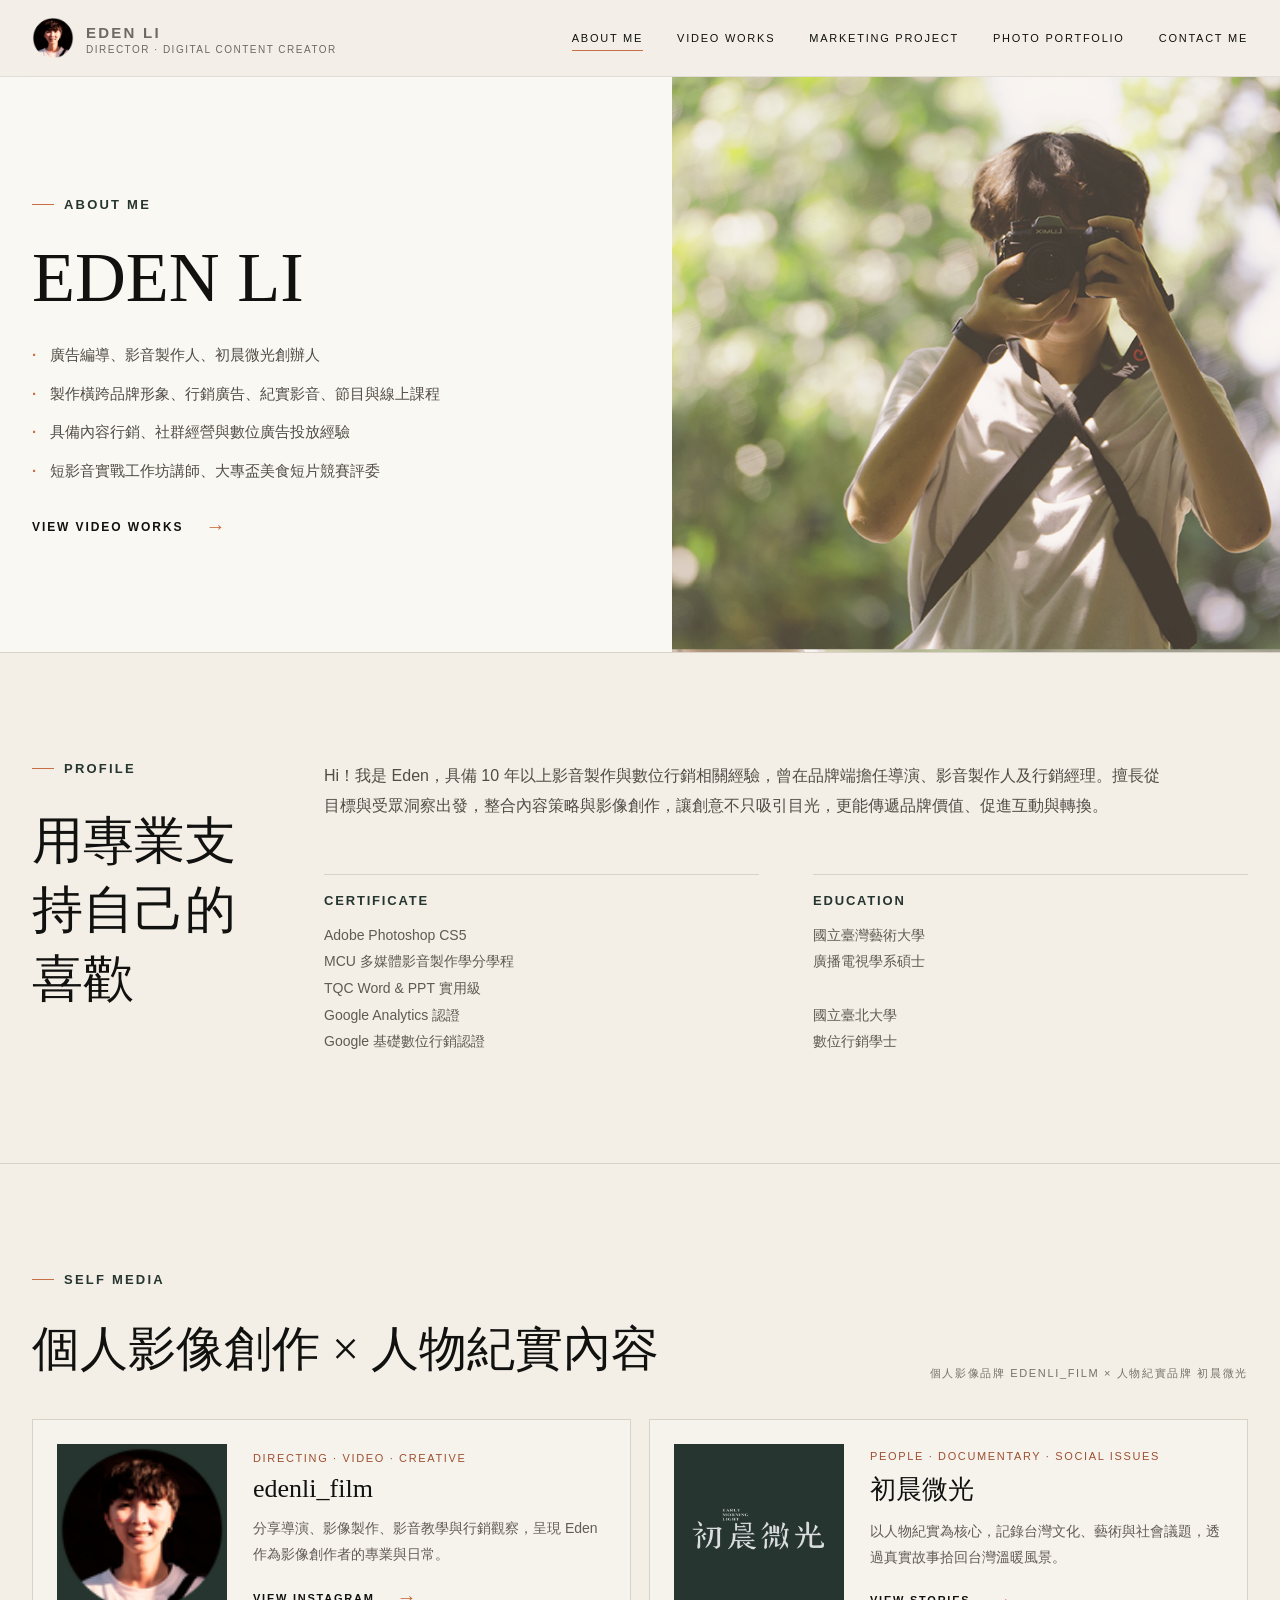
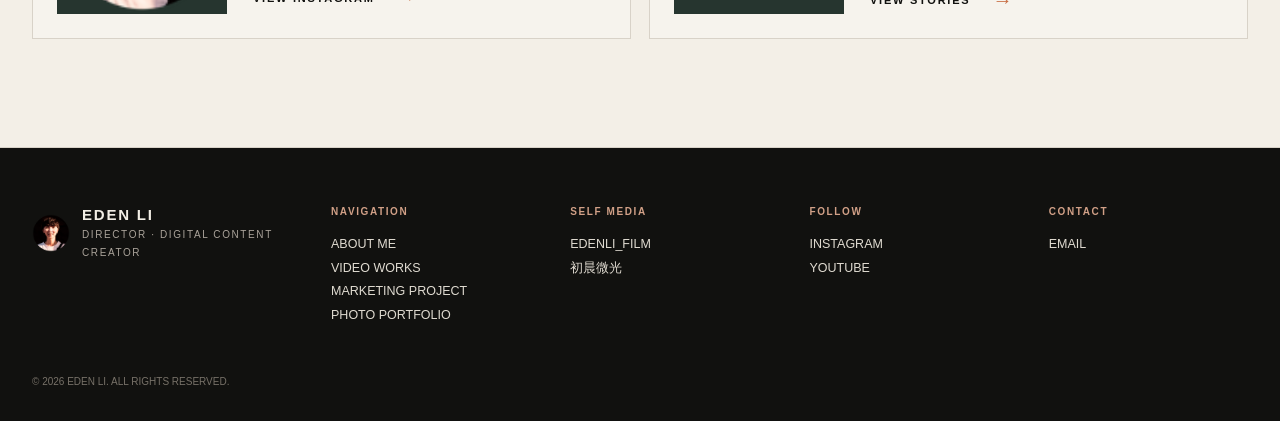
<file: index.html>
<!doctype html>
<html lang="zh-Hant">
<head>
  <meta charset="utf-8">
  <meta name="viewport" content="width=device-width,initial-scale=1">
  <meta name="description" content="Eden Li 個人作品網站｜導演、影音製作與數位行銷。">
  <title>ABOUT ME｜Eden Li</title>
  <link rel="icon" type="image/svg+xml" href="data:image/svg+xml,%3Csvg xmlns='http://www.w3.org/2000/svg' viewBox='0 0 64 64'%3E%3Crect width='64' height='64' rx='12' fill='%2326352f'/%3E%3Cpath d='M17 16h31v8H26v8h18v8H26v8h22v8H17z' fill='%23f3efe7'/%3E%3C/svg%3E">
  <link rel="stylesheet" href="style.css"><script src="menu.js" defer></script>
</head>
<body>
  <nav><div class="wrap nav">
    <a class="personal-brand" href="index.html"><img src="assets/images/profile.png" alt="Eden Li"><span><strong>EDEN LI</strong><span>DIRECTOR · DIGITAL CONTENT CREATOR</span></span></a><button class="mobile-menu-button" type="button" aria-expanded="false" aria-label="開啟導覽選單"><span></span><span></span><span></span></button>
    <div class="links"><a href="index.html" aria-current="page">ABOUT ME</a><a href="works.html">VIDEO WORKS</a><a href="marketing.html">MARKETING PROJECT</a><a href="photo.html">PHOTO PORTFOLIO</a><a href="contact.html">CONTACT ME</a></div>
  </div></nav>
  <main>
    <header class="personal-hero">
      <div class="personal-hero-copy"><div class="section-title">ABOUT ME</div><h1>EDEN LI</h1><ul class="hero-highlights"><li>廣告編導、影音製作人、初晨微光創辦人</li><li>製作橫跨品牌形象、行銷廣告、紀實影音、節目與線上課程</li><li>具備內容行銷、社群經營與數位廣告投放經驗</li><li>短影音實戰工作坊講師、大專盃美食短片競賽評委</li></ul><a class="arrow-link" href="works.html">VIEW VIDEO WORKS</a></div>
      <div class="personal-hero-image" role="img" aria-label="Eden 手持相機拍攝"></div>
    </header>
    <section><div class="wrap content-grid">
      <div><div class="section-title">PROFILE</div><h2>用專業支持自己的喜歡</h2></div>
      <div><p class="lead-copy">Hi！我是 Eden，具備 10 年以上影音製作與數位行銷相關經驗，曾在品牌端擔任導演、影音製作人及行銷經理。擅長從目標與受眾洞察出發，整合內容策略與影像創作，讓創意不只吸引目光，更能傳遞品牌價值、促進互動與轉換。</p>
        <div class="facts">
          <div class="fact"><h3>CERTIFICATE</h3><p>Adobe Photoshop CS5<br>MCU 多媒體影音製作學分學程<br>TQC Word &amp; PPT 實用級<br>Google Analytics 認證<br>Google 基礎數位行銷認證</p></div>
          <div class="fact"><h3>EDUCATION</h3><p>國立臺灣藝術大學<br>廣播電視學系碩士<br><br>國立臺北大學<br>數位行銷學士</p></div>
        </div>
      </div>
    </div></section>
    <section><div class="wrap"><div class="section-title">SELF MEDIA</div><div class="project-heading"><h2>個人影像創作 × 人物紀實內容</h2><small>個人影像品牌 EDENLI_FILM × 人物紀實品牌 初晨微光</small></div><div class="self-media-grid">
      <a class="media-card" href="https://www.instagram.com/edenli_film" target="_blank" rel="noopener"><div class="media-card-visual"><img src="assets/images/profile.png" alt="edenli_film"></div><div><small>DIRECTING · VIDEO · CREATIVE</small><h3>edenli_film</h3><p>分享導演、影像製作、影音教學與行銷觀察，呈現 Eden 作為影像創作者的專業與日常。</p><span class="arrow-link">VIEW INSTAGRAM</span></div></a>
      <a class="media-card" href="https://linktr.ee/earlymorninglight" target="_blank" rel="noopener"><div class="media-card-visual logo"><img src="assets/images/early-morning-light-logo.png" alt="初晨微光"></div><div><small>PEOPLE · DOCUMENTARY · SOCIAL ISSUES</small><h3>初晨微光</h3><p>以人物紀實為核心，記錄台灣文化、藝術與社會議題，透過真實故事拾回台灣溫暖風景。</p><span class="arrow-link">VIEW STORIES</span></div></a>
    </div></div></section>
  </main>
  <footer><div class="wrap"><div class="footer-grid"><div><div class="footer-brand"><img src="assets/images/profile.png" alt="" style="width:38px;height:38px;border-radius:50%;object-fit:cover"><div><strong>EDEN LI</strong><br><span>DIRECTOR · DIGITAL CONTENT CREATOR</span></div></div></div><div class="footer-col"><h4>NAVIGATION</h4><a href="index.html">ABOUT ME</a><a href="works.html">VIDEO WORKS</a><a href="marketing.html">MARKETING</a><a href="photo.html">PHOTO PORTFOLIO</a></div><div class="footer-col"><h4>SELF MEDIA</h4><a href="https://www.instagram.com/edenli_film" target="_blank" rel="noopener">EDENLI_FILM</a><a href="https://linktr.ee/earlymorninglight" target="_blank" rel="noopener">初晨微光</a></div><div class="footer-col"><h4>FOLLOW</h4><a href="https://www.instagram.com/edenli_film" target="_blank" rel="noopener">INSTAGRAM</a><a href="https://www.youtube.com/playlist?list=PL-fV4_aKI3h3n84CEd8CpeJ_PsMr1z1OK" target="_blank" rel="noopener">YOUTUBE</a></div><div class="footer-col"><h4>CONTACT</h4><a href="mailto:edenlistudio@gmail.com">EMAIL</a></div></div><div class="copyright">© 2026 EDEN LI. ALL RIGHTS RESERVED.</div></div></footer>
</body></html>
</file>
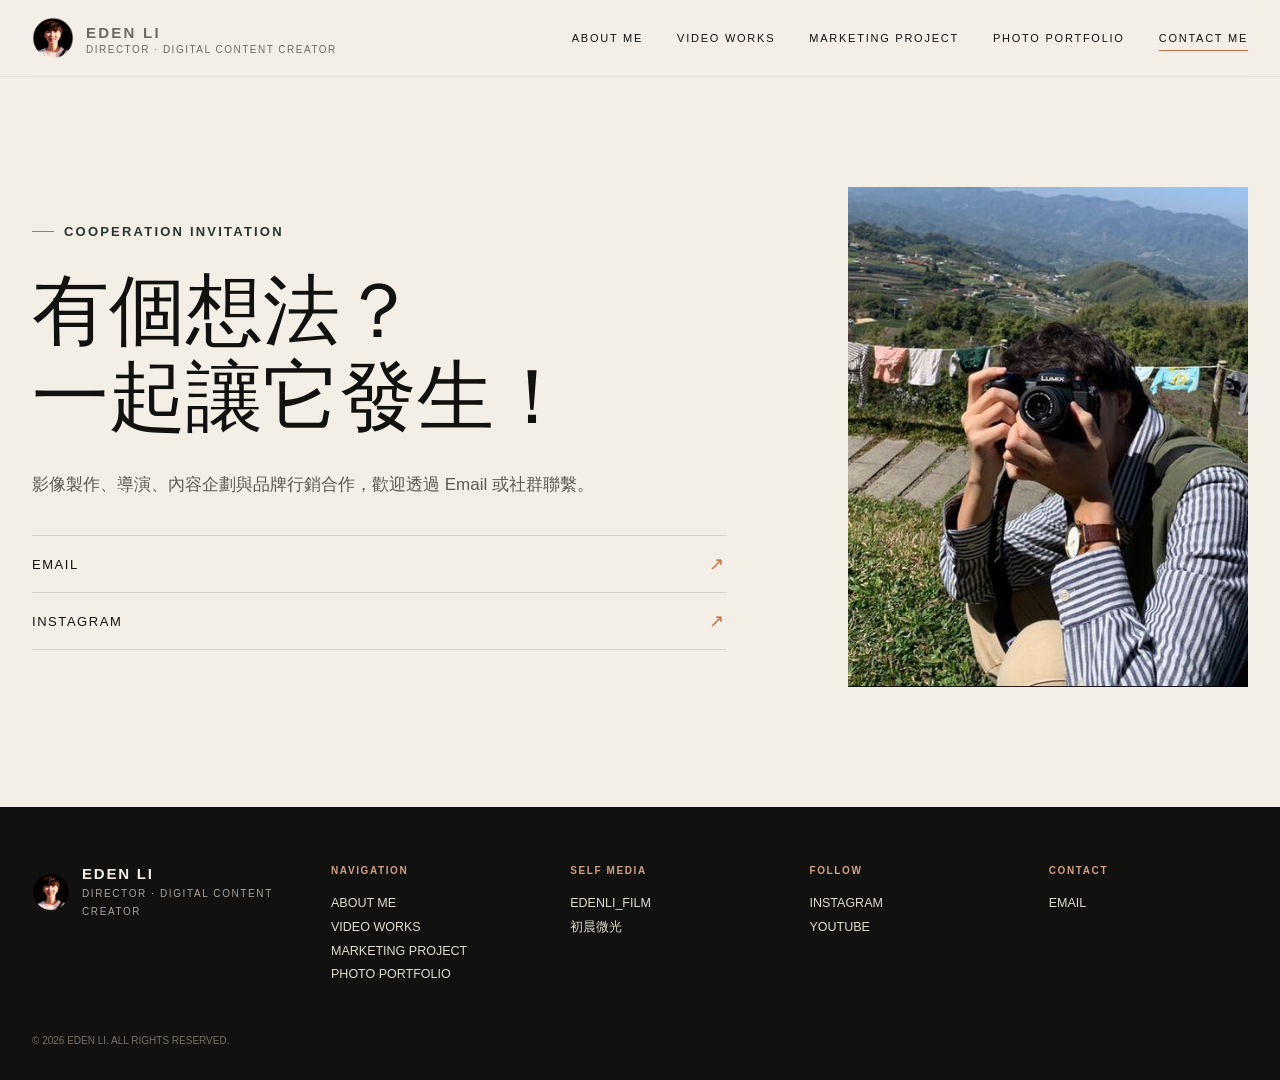
<file: contact.html>
<!doctype html><html lang="zh-Hant"><head><meta charset="utf-8"><meta name="viewport" content="width=device-width,initial-scale=1"><meta name="description" content="聯絡 Eden Li 洽談影像製作、導演與內容行銷合作。"><title>CONTACT｜Eden Li</title><link rel="icon" type="image/svg+xml" href="data:image/svg+xml,%3Csvg xmlns='http://www.w3.org/2000/svg' viewBox='0 0 64 64'%3E%3Crect width='64' height='64' rx='12' fill='%2326352f'/%3E%3Cpath d='M17 16h31v8H26v8h18v8H26v8h22v8H17z' fill='%23f3efe7'/%3E%3C/svg%3E"><link rel="stylesheet" href="style.css"><script src="menu.js" defer></script></head><body>
<nav><div class="wrap nav"><a class="personal-brand" href="index.html"><img src="assets/images/profile.png" alt="Eden Li"><span><strong>EDEN LI</strong><span>DIRECTOR · DIGITAL CONTENT CREATOR</span></span></a><button class="mobile-menu-button" type="button" aria-expanded="false" aria-label="開啟導覽選單"><span></span><span></span><span></span></button><div class="links"><a href="index.html">ABOUT ME</a><a href="works.html">VIDEO WORKS</a><a href="marketing.html">MARKETING PROJECT</a><a href="photo.html">PHOTO PORTFOLIO</a><a href="contact.html" aria-current="page">CONTACT ME</a></div></div></nav>
<main class="wrap contact-page"><div class="contact-grid"><div class="contact-copy"><div class="section-title">COOPERATION INVITATION</div><h1>有個想法？<br>一起讓它發生！</h1><p>影像製作、導演、內容企劃與品牌行銷合作，歡迎透過 Email 或社群聯繫。</p><div class="contact-links"><a href="mailto:edenlistudio@gmail.com">EMAIL</a><a href="https://www.instagram.com/edenli_film" target="_blank" rel="noopener">INSTAGRAM</a></div></div><img src="assets/images/contact.jpg" alt="Eden Li 工作照"></div></main>
<footer><div class="wrap"><div class="footer-grid"><div><div class="footer-brand"><img src="assets/images/profile.png" alt="" style="width:38px;height:38px;border-radius:50%;object-fit:cover"><div><strong>EDEN LI</strong><br><span>DIRECTOR · DIGITAL CONTENT CREATOR</span></div></div></div><div class="footer-col"><h4>NAVIGATION</h4><a href="index.html">ABOUT ME</a><a href="works.html">VIDEO WORKS</a><a href="marketing.html">MARKETING</a><a href="photo.html">PHOTO PORTFOLIO</a></div><div class="footer-col"><h4>SELF MEDIA</h4><a href="https://www.instagram.com/edenli_film" target="_blank" rel="noopener">EDENLI_FILM</a><a href="https://linktr.ee/earlymorninglight" target="_blank" rel="noopener">初晨微光</a></div><div class="footer-col"><h4>FOLLOW</h4><a href="https://www.instagram.com/edenli_film" target="_blank" rel="noopener">INSTAGRAM</a><a href="https://www.youtube.com/playlist?list=PL-fV4_aKI3h3n84CEd8CpeJ_PsMr1z1OK" target="_blank" rel="noopener">YOUTUBE</a></div><div class="footer-col"><h4>CONTACT</h4><a href="mailto:edenlistudio@gmail.com">EMAIL</a></div></div><div class="copyright">© 2026 EDEN LI. ALL RIGHTS RESERVED.</div></div></footer></body></html>
</file>
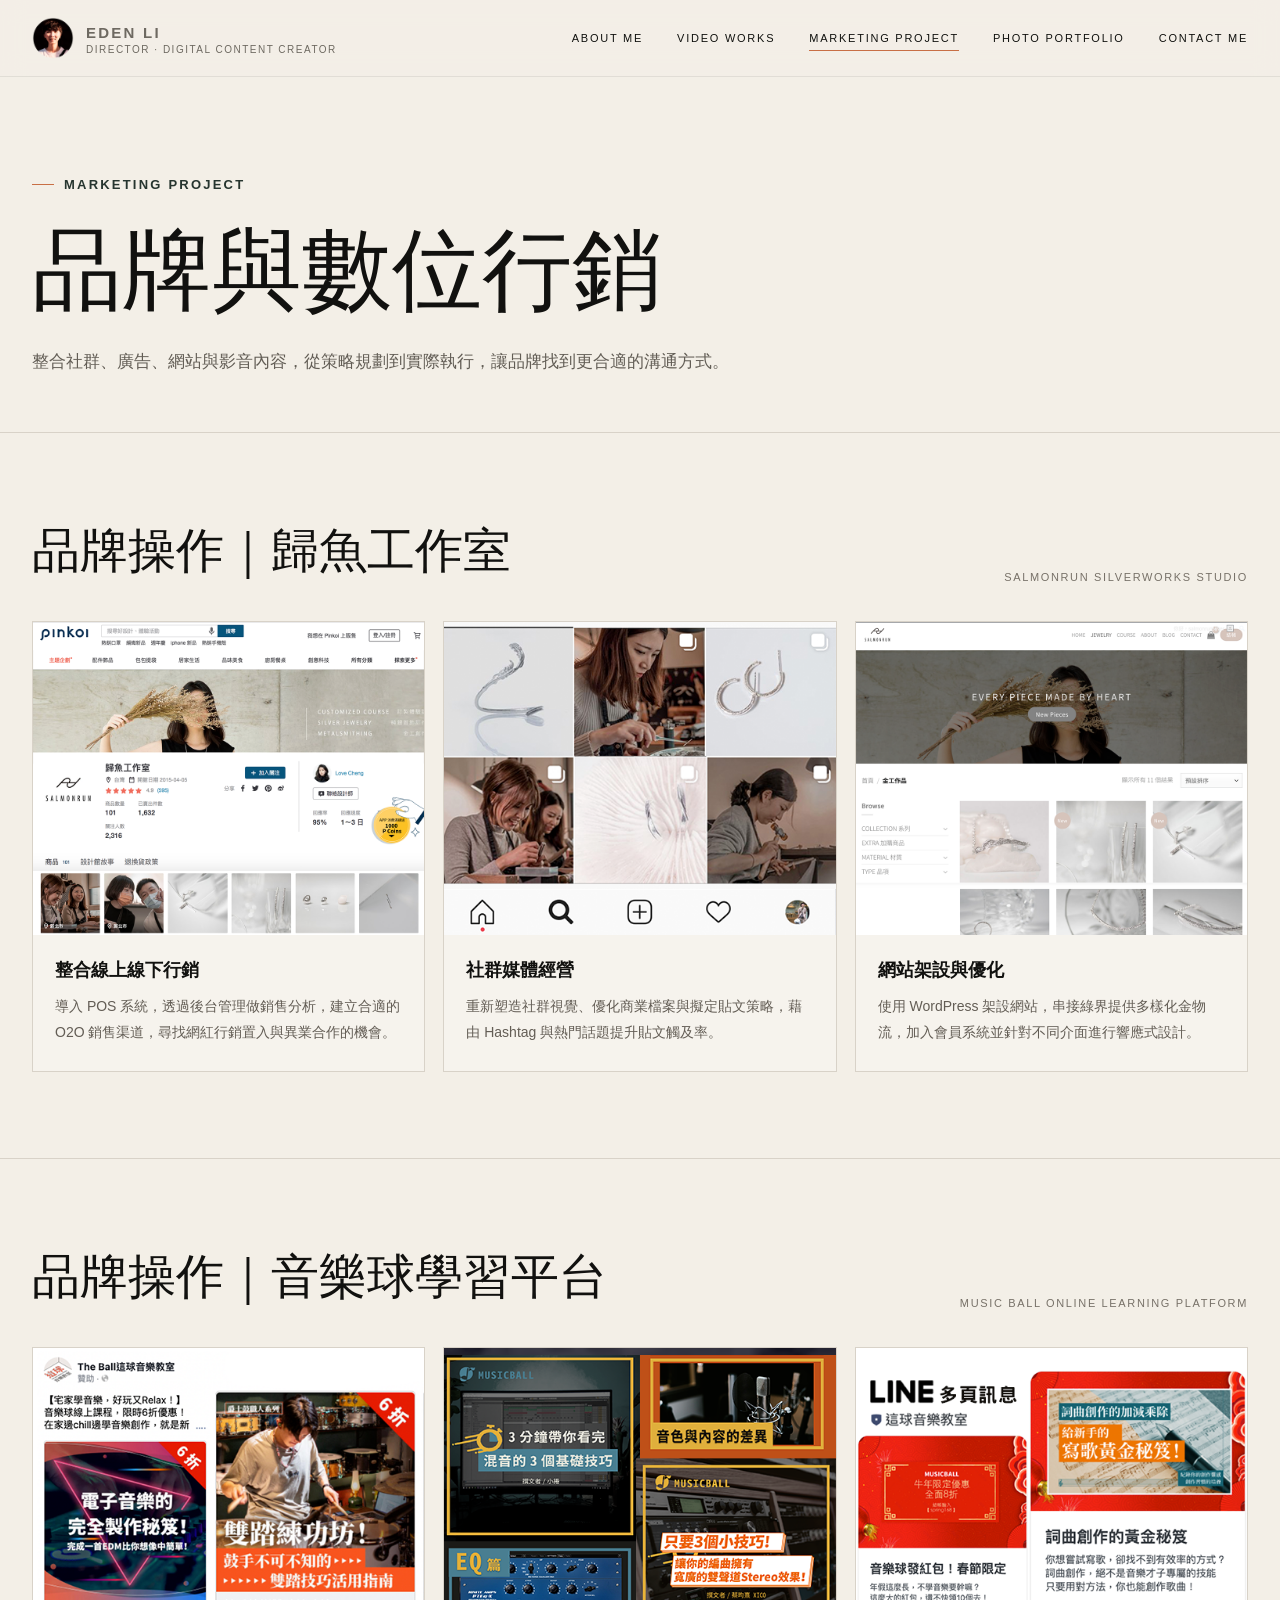
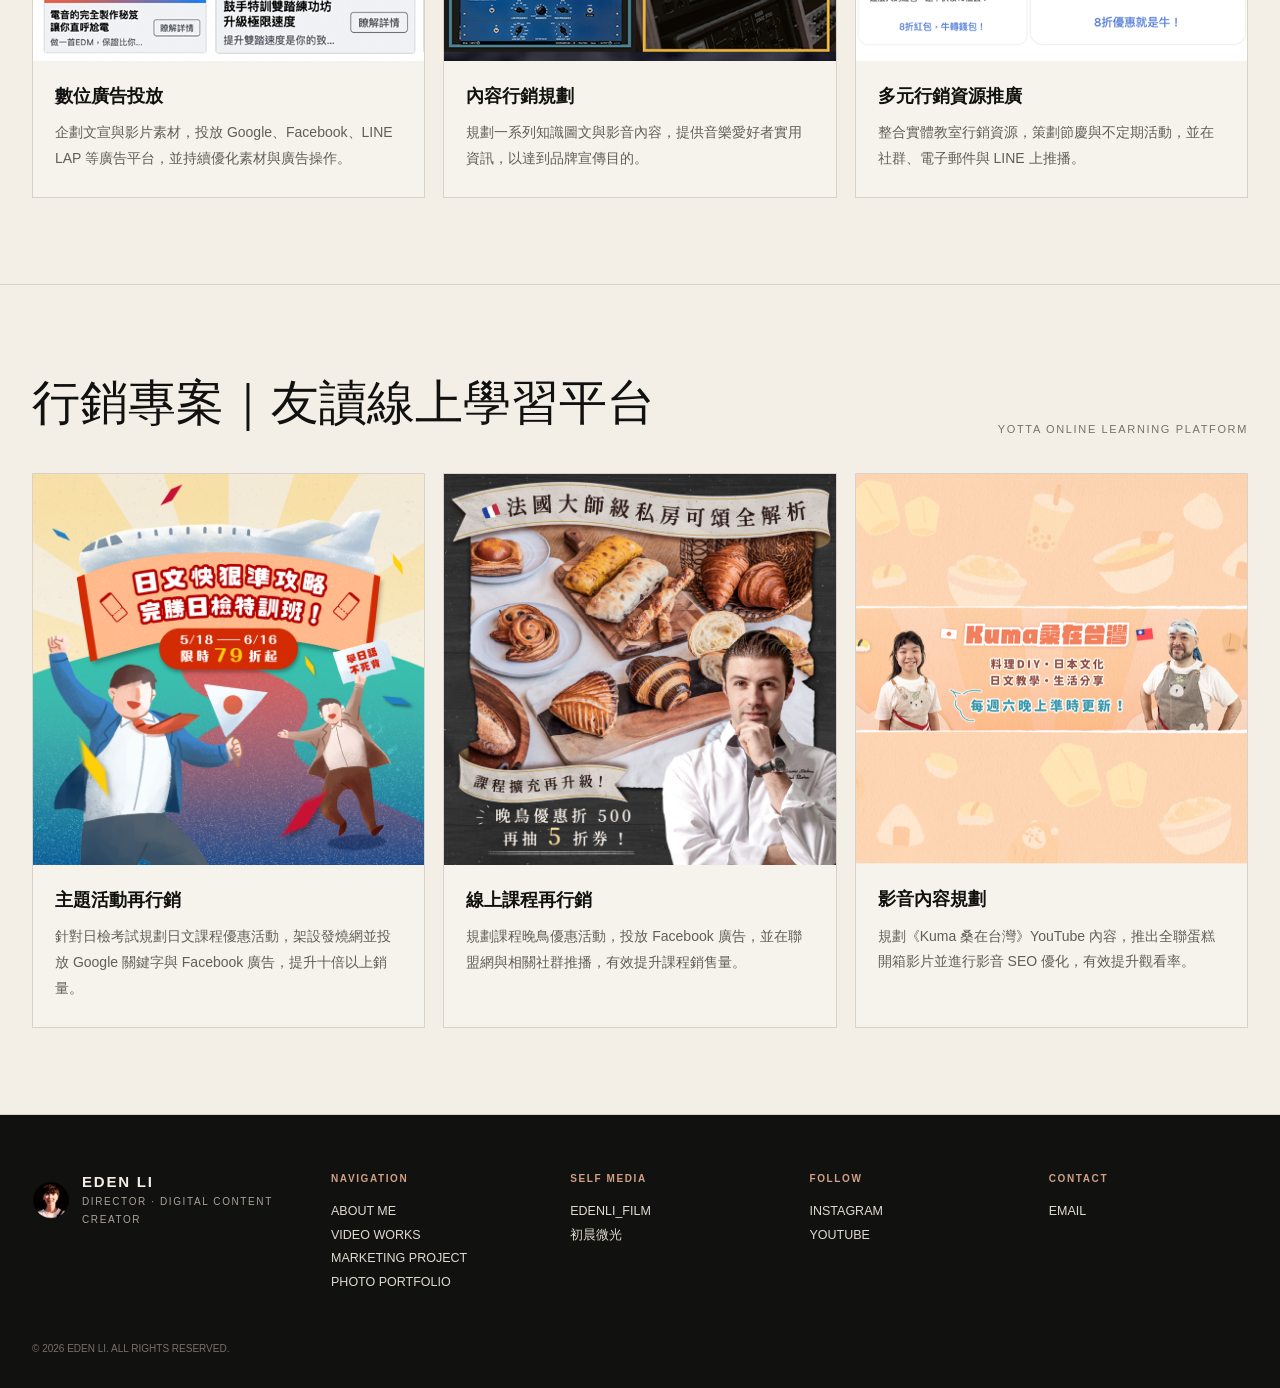
<file: marketing.html>
<!doctype html><html lang="zh-Hant"><head><meta charset="utf-8"><meta name="viewport" content="width=device-width,initial-scale=1"><meta name="description" content="Eden Li 的品牌操作與數位行銷專案。"><title>MARKETING PROJECT｜Eden Li</title><link rel="icon" type="image/svg+xml" href="data:image/svg+xml,%3Csvg xmlns='http://www.w3.org/2000/svg' viewBox='0 0 64 64'%3E%3Crect width='64' height='64' rx='12' fill='%2326352f'/%3E%3Cpath d='M17 16h31v8H26v8h18v8H26v8h22v8H17z' fill='%23f3efe7'/%3E%3C/svg%3E"><link rel="stylesheet" href="style.css"><script src="menu.js" defer></script></head><body>
<nav><div class="wrap nav"><a class="personal-brand" href="index.html"><img src="assets/images/profile.png" alt="Eden Li"><span><strong>EDEN LI</strong><span>DIRECTOR · DIGITAL CONTENT CREATOR</span></span></a><button class="mobile-menu-button" type="button" aria-expanded="false" aria-label="開啟導覽選單"><span></span><span></span><span></span></button><div class="links"><a href="index.html">ABOUT ME</a><a href="works.html">VIDEO WORKS</a><a href="marketing.html" aria-current="page">MARKETING PROJECT</a><a href="photo.html">PHOTO PORTFOLIO</a><a href="contact.html">CONTACT ME</a></div></div></nav>
<main><header class="page-hero"><div class="wrap"><div class="section-title">MARKETING PROJECT</div><h1>品牌與數位行銷</h1><p>整合社群、廣告、網站與影音內容，從策略規劃到實際執行，讓品牌找到更合適的溝通方式。</p></div></header>
<section class="project-block"><div class="wrap"><div class="project-heading"><h2>品牌操作｜歸魚工作室</h2><small>SALMONRUN SILVERWORKS STUDIO</small></div><div class="project-cards"><article class="project-card"><img src="assets/images/marketing-pinkoi.png" alt="歸魚工作室線上銷售"><div><h3>整合線上線下行銷</h3><p>導入 POS 系統，透過後台管理做銷售分析，建立合適的 O2O 銷售渠道，尋找網紅行銷置入與異業合作的機會。</p></div></article><article class="project-card"><img src="assets/images/marketing-social.png" alt="歸魚工作室社群內容"><div><h3>社群媒體經營</h3><p>重新塑造社群視覺、優化商業檔案與擬定貼文策略，藉由 Hashtag 與熱門話題提升貼文觸及率。</p></div></article><article class="project-card"><img src="assets/images/marketing-web.png" alt="歸魚工作室網站"><div><h3>網站架設與優化</h3><p>使用 WordPress 架設網站，串接綠界提供多樣化金物流，加入會員系統並針對不同介面進行響應式設計。</p></div></article></div></div></section>
<section class="project-block"><div class="wrap"><div class="project-heading"><h2>品牌操作｜音樂球學習平台</h2><small>MUSIC BALL ONLINE LEARNING PLATFORM</small></div><div class="project-cards"><article class="project-card"><img src="assets/images/marketing-ads.png" alt="音樂球數位廣告"><div><h3>數位廣告投放</h3><p>企劃文宣與影片素材，投放 Google、Facebook、LINE LAP 等廣告平台，並持續優化素材與廣告操作。</p></div></article><article class="project-card"><img src="assets/images/marketing-content.png" alt="音樂球內容行銷"><div><h3>內容行銷規劃</h3><p>規劃一系列知識圖文與影音內容，提供音樂愛好者實用資訊，以達到品牌宣傳目的。</p></div></article><article class="project-card"><img src="assets/images/marketing-channel.png" alt="音樂球多元推廣"><div><h3>多元行銷資源推廣</h3><p>整合實體教室行銷資源，策劃節慶與不定期活動，並在社群、電子郵件與 LINE 上推播。</p></div></article></div></div></section>
<section class="project-block"><div class="wrap"><div class="project-heading"><h2>行銷專案｜友讀線上學習平台</h2><small>YOTTA ONLINE LEARNING PLATFORM</small></div><div class="project-cards"><article class="project-card"><img src="assets/images/yotta-campaign.png" alt="YOTTA 主題活動"><div><h3>主題活動再行銷</h3><p>針對日檢考試規劃日文課程優惠活動，架設發燒網並投放 Google 關鍵字與 Facebook 廣告，提升十倍以上銷量。</p></div></article><article class="project-card"><img src="assets/images/yotta-course.png" alt="YOTTA 線上課程"><div><h3>線上課程再行銷</h3><p>規劃課程晚鳥優惠活動，投放 Facebook 廣告，並在聯盟網與相關社群推播，有效提升課程銷售量。</p></div></article><article class="project-card"><img src="assets/images/yotta-video.png" alt="Kuma桑在台灣"><div><h3>影音內容規劃</h3><p>規劃《Kuma 桑在台灣》YouTube 內容，推出全聯蛋糕開箱影片並進行影音 SEO 優化，有效提升觀看率。</p></div></article></div></div></section></main>
<footer><div class="wrap"><div class="footer-grid"><div><div class="footer-brand"><img src="assets/images/profile.png" alt="" style="width:38px;height:38px;border-radius:50%;object-fit:cover"><div><strong>EDEN LI</strong><br><span>DIRECTOR · DIGITAL CONTENT CREATOR</span></div></div></div><div class="footer-col"><h4>NAVIGATION</h4><a href="index.html">ABOUT ME</a><a href="works.html">VIDEO WORKS</a><a href="marketing.html">MARKETING</a><a href="photo.html">PHOTO PORTFOLIO</a></div><div class="footer-col"><h4>SELF MEDIA</h4><a href="https://www.instagram.com/edenli_film" target="_blank" rel="noopener">EDENLI_FILM</a><a href="https://linktr.ee/earlymorninglight" target="_blank" rel="noopener">初晨微光</a></div><div class="footer-col"><h4>FOLLOW</h4><a href="https://www.instagram.com/edenli_film" target="_blank" rel="noopener">INSTAGRAM</a><a href="https://www.youtube.com/playlist?list=PL-fV4_aKI3h3n84CEd8CpeJ_PsMr1z1OK" target="_blank" rel="noopener">YOUTUBE</a></div><div class="footer-col"><h4>CONTACT</h4><a href="mailto:edenlistudio@gmail.com">EMAIL</a></div></div><div class="copyright">© 2026 EDEN LI. ALL RIGHTS RESERVED.</div></div></footer></body></html>
</file>
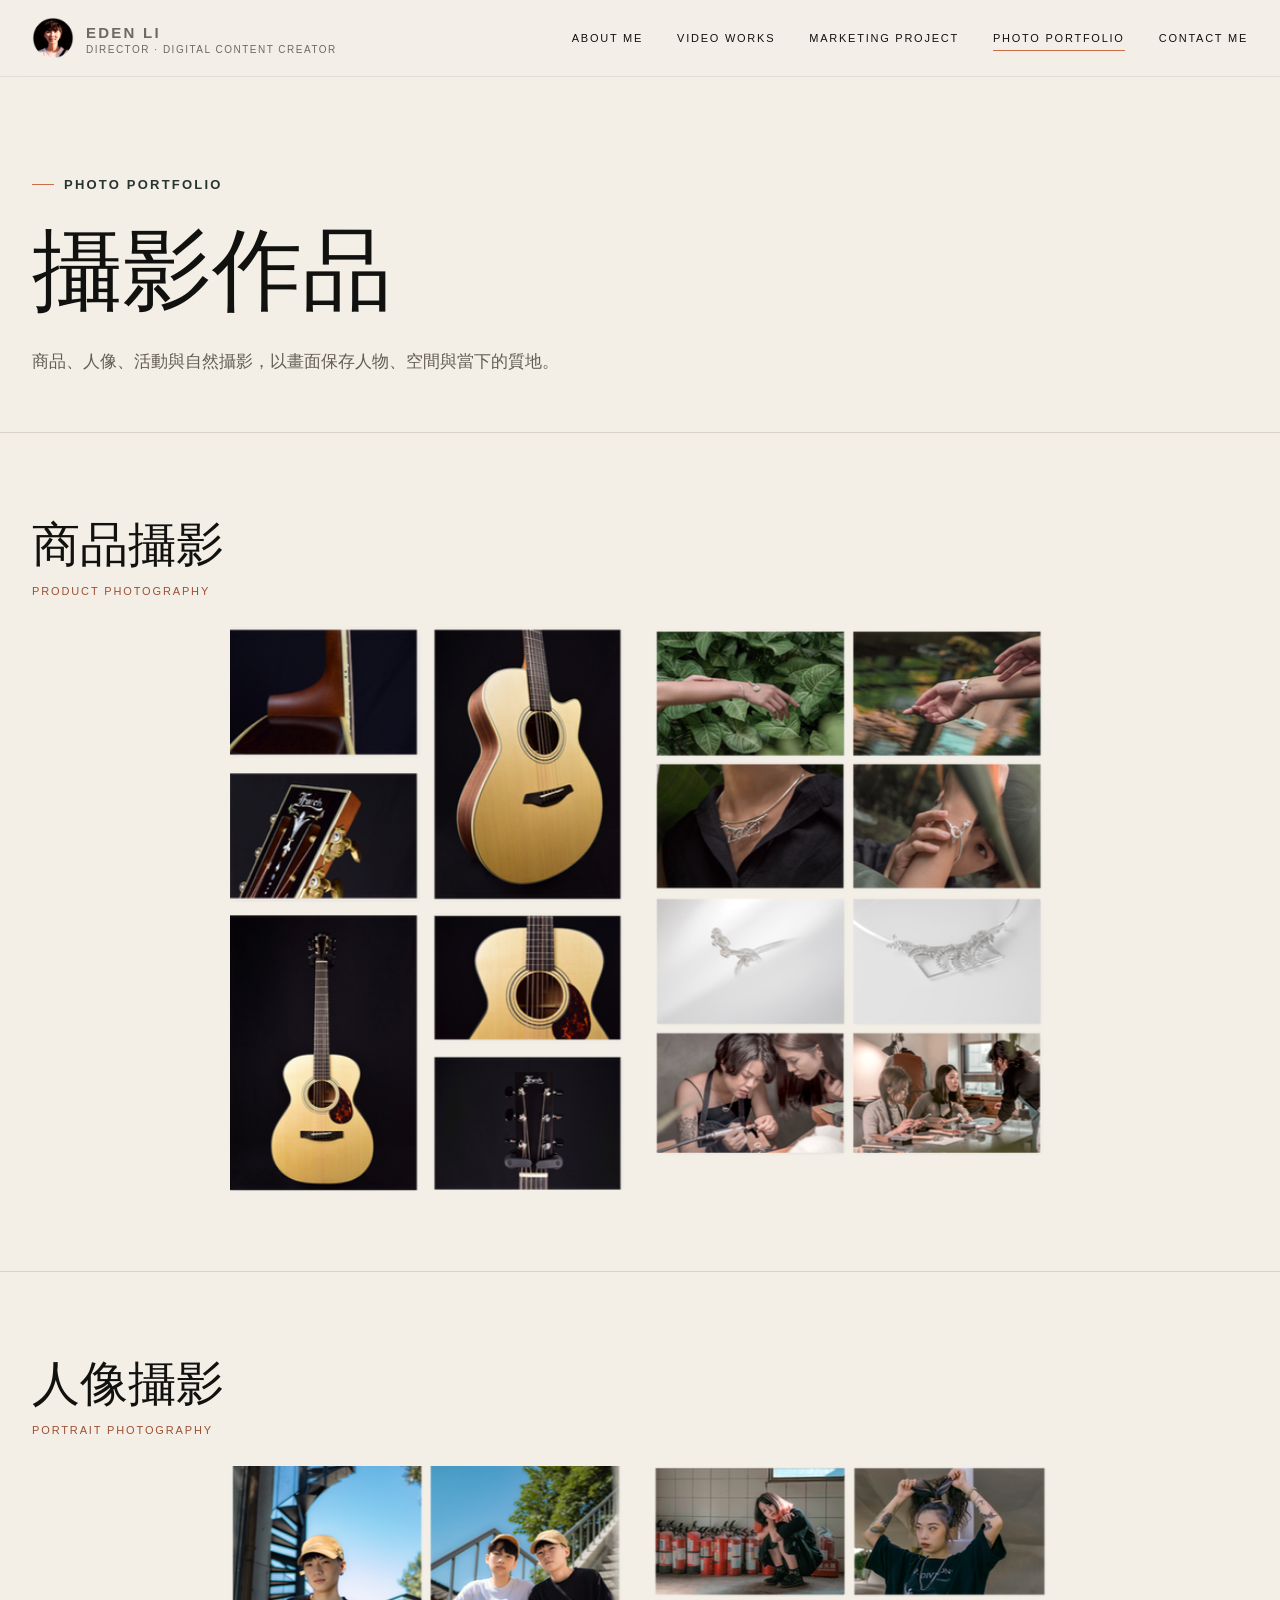
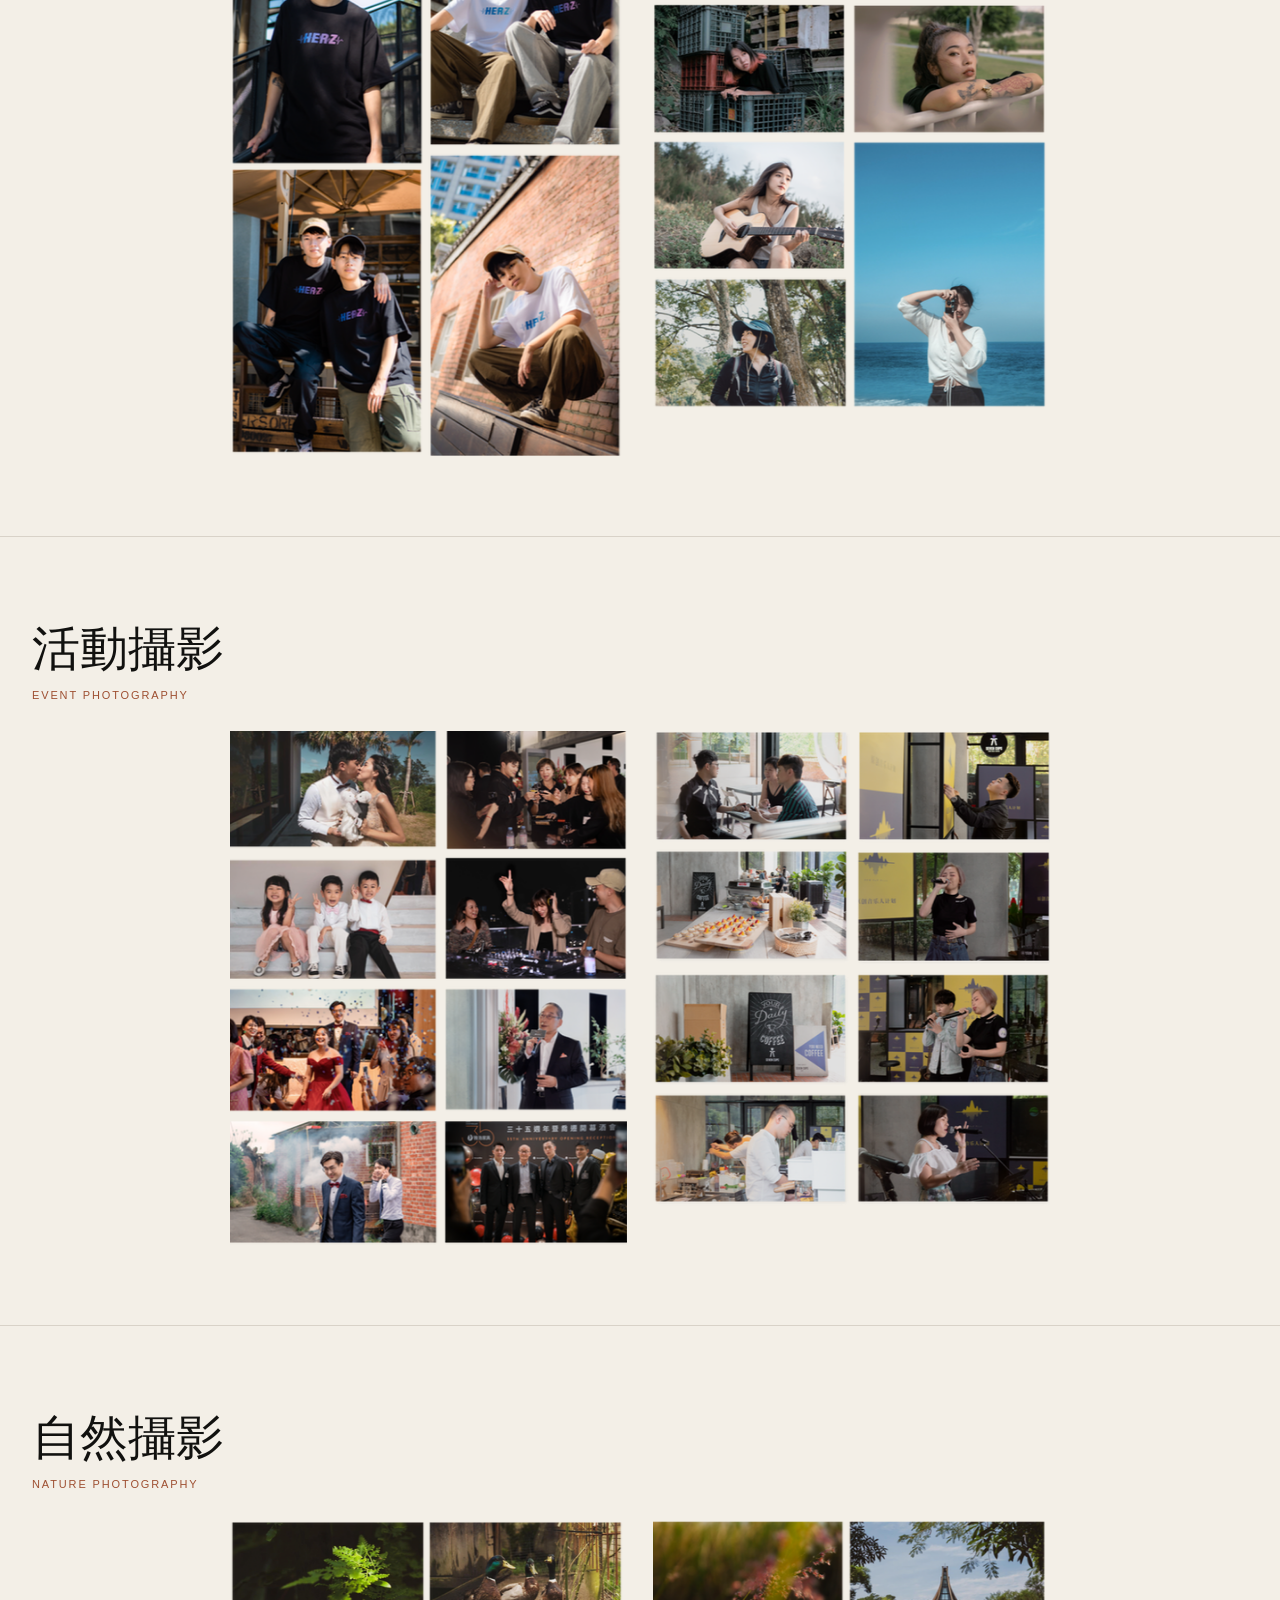
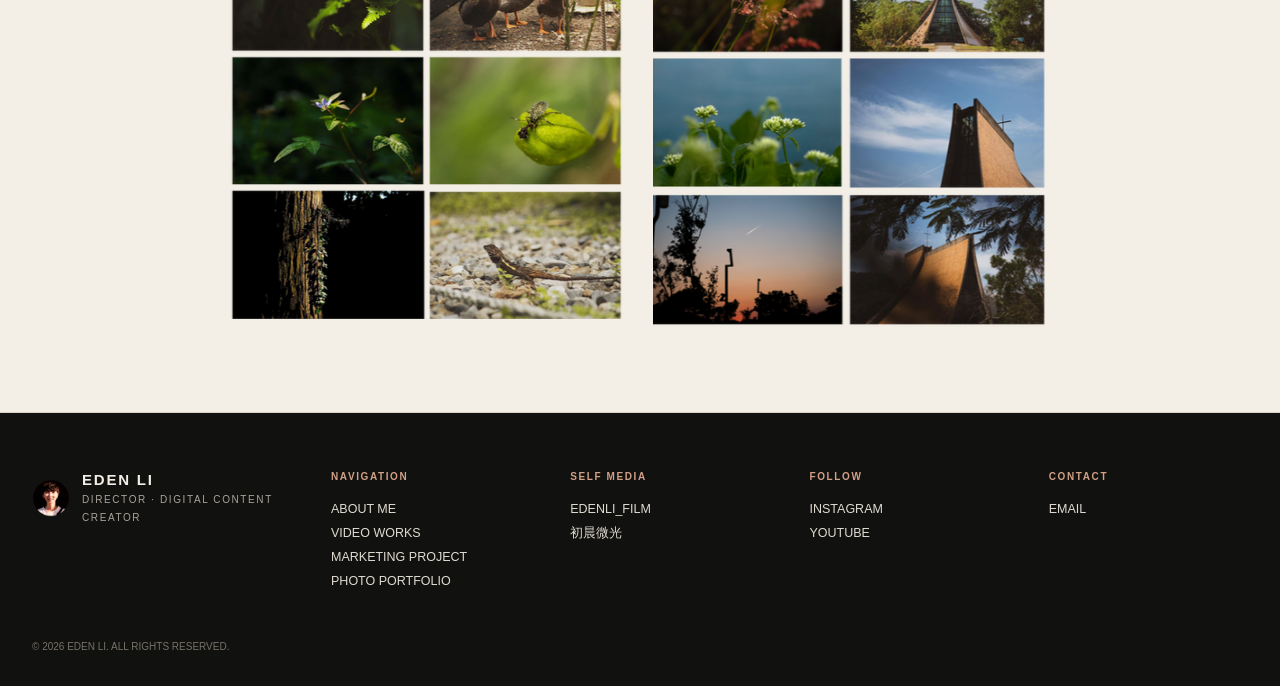
<file: photo.html>
<!doctype html><html lang="zh-Hant"><head><meta charset="utf-8"><meta name="viewport" content="width=device-width,initial-scale=1"><meta name="description" content="Eden Li 商品、人像、活動與自然攝影作品。"><title>PHOTO PORTFOLIO｜Eden Li</title><link rel="icon" type="image/svg+xml" href="data:image/svg+xml,%3Csvg xmlns='http://www.w3.org/2000/svg' viewBox='0 0 64 64'%3E%3Crect width='64' height='64' rx='12' fill='%2326352f'/%3E%3Cpath d='M17 16h31v8H26v8h18v8H26v8h22v8H17z' fill='%23f3efe7'/%3E%3C/svg%3E"><link rel="stylesheet" href="style.css"><script src="menu.js" defer></script></head><body>
<nav><div class="wrap nav"><a class="personal-brand" href="index.html"><img src="assets/images/profile.png" alt="Eden Li"><span><strong>EDEN LI</strong><span>DIRECTOR · DIGITAL CONTENT CREATOR</span></span></a><button class="mobile-menu-button" type="button" aria-expanded="false" aria-label="開啟導覽選單"><span></span><span></span><span></span></button><div class="links"><a href="index.html">ABOUT ME</a><a href="works.html">VIDEO WORKS</a><a href="marketing.html">MARKETING PROJECT</a><a href="photo.html" aria-current="page">PHOTO PORTFOLIO</a><a href="contact.html">CONTACT ME</a></div></div></nav>
<main><header class="page-hero"><div class="wrap"><div class="section-title">PHOTO PORTFOLIO</div><h1>攝影作品</h1><p>商品、人像、活動與自然攝影，以畫面保存人物、空間與當下的質地。</p></div></header>
<section class="photo-section"><div class="wrap"><h2>商品攝影</h2><div class="en">PRODUCT PHOTOGRAPHY</div><div class="photo-grid"><img src="assets/images/2.png" alt="商品攝影作品一"><img src="assets/images/1.png" alt="商品攝影作品二"></div></div></section>
<section class="photo-section"><div class="wrap"><h2>人像攝影</h2><div class="en">PORTRAIT PHOTOGRAPHY</div><div class="photo-grid"><img src="assets/images/photo-portrait-1.png" alt="人像攝影作品一"><img src="assets/images/photo-portrait-2.png" alt="人像攝影作品二"></div></div></section>
<section class="photo-section"><div class="wrap"><h2>活動攝影</h2><div class="en">EVENT PHOTOGRAPHY</div><div class="photo-grid"><img src="assets/images/6.png" alt="活動攝影作品一"><img src="assets/images/photo-event-2.png" alt="活動攝影作品二"></div></div></section>
<section class="photo-section"><div class="wrap"><h2>自然攝影</h2><div class="en">NATURE PHOTOGRAPHY</div><div class="photo-grid"><img src="assets/images/7.png" alt="自然攝影作品一"><img src="assets/images/8.png" alt="自然攝影作品二"></div></div></section></main>
<footer><div class="wrap"><div class="footer-grid"><div><div class="footer-brand"><img src="assets/images/profile.png" alt="" style="width:38px;height:38px;border-radius:50%;object-fit:cover"><div><strong>EDEN LI</strong><br><span>DIRECTOR · DIGITAL CONTENT CREATOR</span></div></div></div><div class="footer-col"><h4>NAVIGATION</h4><a href="index.html">ABOUT ME</a><a href="works.html">VIDEO WORKS</a><a href="marketing.html">MARKETING</a><a href="photo.html">PHOTO PORTFOLIO</a></div><div class="footer-col"><h4>SELF MEDIA</h4><a href="https://www.instagram.com/edenli_film" target="_blank" rel="noopener">EDENLI_FILM</a><a href="https://linktr.ee/earlymorninglight" target="_blank" rel="noopener">初晨微光</a></div><div class="footer-col"><h4>FOLLOW</h4><a href="https://www.instagram.com/edenli_film" target="_blank" rel="noopener">INSTAGRAM</a><a href="https://www.youtube.com/playlist?list=PL-fV4_aKI3h3n84CEd8CpeJ_PsMr1z1OK" target="_blank" rel="noopener">YOUTUBE</a></div><div class="footer-col"><h4>CONTACT</h4><a href="mailto:edenlistudio@gmail.com">EMAIL</a></div></div><div class="copyright">© 2026 EDEN LI. ALL RIGHTS RESERVED.</div></div></footer></body></html>
</file>
<file: style.css>
:root{
  --black:#11110f;--cream:#f3efe7;--offwhite:#faf8f3;--line:#d8d2c8;--muted:#756f67;
}
*{box-sizing:border-box}html{scroll-behavior:smooth}
body{margin:0;color:var(--black);background:var(--cream);font-family:-apple-system,BlinkMacSystemFont,"Noto Sans TC","PingFang TC",sans-serif}
a{color:inherit;text-decoration:none}.wrap{max-width:1320px;margin:auto;padding:0 32px}
nav{position:sticky;top:0;z-index:50;background:rgba(243,239,231,.94);backdrop-filter:blur(12px);border-bottom:1px solid rgba(17,17,15,.08)}
.nav{height:76px;display:flex;align-items:center;justify-content:space-between}
.brand{display:flex;align-items:center;gap:14px}.brand svg{width:42px;height:42px}
.brand-text strong{display:block;font-size:15px;letter-spacing:.15em}.brand-text span{display:block;font-size:9px;letter-spacing:.18em;color:#6e6961;margin-top:3px}
.links{display:flex;gap:34px;font-size:11px;letter-spacing:.16em}
.hero{min-height:78vh;display:grid;grid-template-columns:1.05fr 1fr;border-bottom:1px solid var(--line)}
.hero-copy{padding:95px 48px 72px max(32px,calc((100vw - 1320px)/2 + 32px));display:flex;flex-direction:column;justify-content:center;background:var(--offwhite)}
.hero-copy h1,.page-title,.case-title{font-family:"Noto Serif TC","Songti TC",serif;font-weight:500;letter-spacing:.02em}
.hero-copy h1{font-size:clamp(48px,6vw,90px);line-height:1.2;margin:0 0 28px}
.hero-copy p{max-width:560px;font-size:17px;line-height:1.9;color:#5f5a53;margin:0 0 38px}
.hero-visual{background-image:url("hero-verilight.png");background-size:cover;background-position:center center;background-repeat:no-repeat;position:relative;overflow:hidden}
.hero-visual:before{content:"";position:absolute;inset:0;background:linear-gradient(90deg,rgba(243,239,231,.12) 0%,rgba(17,17,15,0) 30%);pointer-events:none}
.hero-visual:after{display:none}
.arrow-link{font-size:12px;letter-spacing:.16em;display:inline-flex;align-items:center;gap:22px}.arrow-link:after{content:"→";font-size:20px}
section{padding:96px 0;border-bottom:1px solid var(--line)}.section-title{font-size:13px;letter-spacing:.15em;margin-bottom:30px}
.works-layout{display:grid;grid-template-columns:170px 1fr;gap:28px}.works-head{display:flex;flex-direction:column;justify-content:space-between;min-height:360px}
.works-head h2,.services-intro h2,.team-intro h2{font-family:"Noto Serif TC","Songti TC",serif;font-weight:500}
.works-head h2{font-size:34px;line-height:1.35;margin:0}.work-grid{display:grid;grid-template-columns:repeat(4,1fr);gap:16px}
.work-card .thumb,.portfolio-card .thumb{aspect-ratio:4/3;background:linear-gradient(135deg,#2a2926,#b7afa2);margin-bottom:14px;position:relative;overflow:hidden;transition:.25s}
.work-card:nth-child(2) .thumb{background:linear-gradient(135deg,#e4b980,#d8826d)}
.work-card:nth-child(3) .thumb{background:linear-gradient(135deg,#9ca99d,#4f6256)}
.work-card:nth-child(4) .thumb{background:linear-gradient(135deg,#111,#59534b)}
.work-card:hover .thumb,.portfolio-card:hover .thumb{transform:translateY(-4px)}
.work-card h3,.portfolio-card h3{font-size:15px;margin:0 0 5px}.work-card p,.portfolio-card p{font-size:11px;color:#6e6961;margin:0}
.services-wrap{display:grid;grid-template-columns:200px 1fr;gap:42px}.services-intro h2{font-size:32px;line-height:1.45;margin:0 0 28px}
.services-grid{display:grid;grid-template-columns:repeat(5,1fr)}.service{padding:0 18px;border-left:1px solid var(--line)}.service:first-child{border-left:0}
.icon{font-size:24px;margin-bottom:18px}.service h3{font-size:16px;margin:0 0 7px}.service small{display:block;font-size:9px;letter-spacing:.1em;color:#777168;margin-bottom:14px}
.service p{font-size:12px;line-height:1.7;color:#6f6961;margin:0}
.team-layout{display:grid;grid-template-columns:200px 1fr;gap:42px}.team-intro h2{font-size:31px;line-height:1.5;margin:0 0 28px}
.team-grid{display:grid;grid-template-columns:repeat(5,1fr);gap:14px}.member-photo{aspect-ratio:4/5;background:linear-gradient(135deg,#ccc5b8,#6d6961);margin-bottom:14px}
.member:nth-child(2) .member-photo{background:linear-gradient(135deg,#b8b0a3,#393836)}.member:nth-child(3) .member-photo{background:linear-gradient(135deg,#e3d9ce,#9c8d7f)}
.member:nth-child(4) .member-photo{background:linear-gradient(135deg,#d4cdc2,#7c746b)}.member:nth-child(5) .member-photo{background:linear-gradient(135deg,#aca59a,#343331)}
.member h3{font-size:14px;margin:0 0 4px}.member .role{font-size:10px;color:#6f6961;margin-bottom:10px}.member p{font-size:11px;line-height:1.7;color:#6f6961;margin:0}.member p span{display:block}
.page-head{padding:110px 0 55px}.page-title{font-size:clamp(58px,8vw,110px);line-height:1;margin:0}.page-intro{max-width:680px;font-size:17px;line-height:1.9;color:#625d55;margin-top:26px}
.filters{display:flex;flex-wrap:wrap;gap:10px;margin:38px 0 48px}.filter{appearance:none;border:1px solid #bcb5aa;background:transparent;border-radius:100px;padding:10px 16px;font-size:11px;letter-spacing:.12em;cursor:pointer}
.filter.active,.filter:hover{background:var(--black);color:var(--cream);border-color:var(--black)}
.portfolio-grid{display:grid;grid-template-columns:repeat(3,1fr);gap:36px 18px;padding-bottom:100px}.portfolio-card.hidden{display:none}
.portfolio-card:nth-child(3n+2) .thumb{background:linear-gradient(135deg,#cab89d,#705f4f)}.portfolio-card:nth-child(3n+3) .thumb{background:linear-gradient(135deg,#a6aaa3,#485148)}
.badge{font-size:9px;letter-spacing:.13em;color:#817a72;margin-bottom:7px}
.case-head{padding:100px 0 55px}.case-title{font-size:clamp(54px,8vw,105px);line-height:1;margin:0}
.case-meta{margin-top:38px;display:grid;grid-template-columns:1.3fr 1fr;gap:70px}.case-meta p{font-size:18px;line-height:1.9;color:#655f57}
.meta-table{border-top:1px solid var(--line)}.meta-row{display:grid;grid-template-columns:110px 1fr;gap:20px;padding:14px 0;border-bottom:1px solid var(--line);font-size:12px}.meta-row span:first-child{color:#817a72}
.video{aspect-ratio:16/9;background:linear-gradient(135deg,#cfc7bb,#262522);display:grid;place-items:center}.play{width:74px;height:74px;border:1px solid rgba(255,255,255,.7);border-radius:50%;display:grid;place-items:center;color:white;font-size:20px}
.story{max-width:820px}.story p{font-size:20px;line-height:1.95;color:#5f5a53}.gallery{display:grid;grid-template-columns:1fr 1fr;gap:18px}.still{aspect-ratio:4/3;background:linear-gradient(135deg,#c7bdae,#514c45)}
.next-project{display:flex;align-items:end;justify-content:space-between;gap:30px}.next-project h2{font-family:"Noto Serif TC","Songti TC",serif;font-size:48px;font-weight:500;margin:0}
footer{background:#11110f;color:#f2eee5;padding:58px 0 34px}.footer-grid{display:grid;grid-template-columns:1.3fr repeat(4,1fr);gap:40px}
.footer-brand{display:flex;gap:12px;align-items:center}.footer-brand svg{width:38px;height:38px}.footer-brand strong{font-size:15px;letter-spacing:.12em}.footer-brand span{font-size:9px;letter-spacing:.16em;color:#aaa39a}
.footer-col h4{font-size:9px;letter-spacing:.14em;margin:0 0 16px;color:#a9a39a}.footer-col a,.footer-col p{display:block;font-size:11px;line-height:1.85;color:#e0dbd1;margin:0}.copyright{margin-top:48px;font-size:9px;color:#777168}
@media(max-width:980px){.hero{grid-template-columns:1fr}.hero-visual{min-height:460px}.works-layout,.services-wrap,.team-layout{grid-template-columns:1fr}.works-head{min-height:auto;gap:28px}.work-grid{grid-template-columns:repeat(2,1fr)}.services-grid{grid-template-columns:repeat(2,1fr);gap:24px}.service{border-left:0;border-top:1px solid var(--line);padding:18px 0}.team-grid{grid-template-columns:repeat(2,1fr)}.portfolio-grid{grid-template-columns:repeat(2,1fr)}.case-meta{grid-template-columns:1fr;gap:30px}.footer-grid{grid-template-columns:1fr 1fr}}
@media(max-width:620px){.wrap{padding:0 20px}.links{gap:14px}.hero-copy{padding:72px 20px}.work-grid,.team-grid,.services-grid,.portfolio-grid,.gallery{grid-template-columns:1fr}.footer-grid{grid-template-columns:1fr}.next-project{display:block}.next-project a{margin-top:26px}}

@media(max-width:980px){.hero-visual{background-position:62% center}}
@media(max-width:620px){.hero-visual{min-height:360px;background-position:68% center}}


/* ===== VeriLight visual refinement v7 ===== */
:root{
  --accent:#c96f45;           /* warm terracotta / light-inspired orange */
  --accent-soft:#ead2c4;
  --accent-ink:#9f4f2e;
}

/* clearer typography */
body{font-size:16px}
.section-title{
  font-size:13px;
  font-weight:600;
  letter-spacing:.17em;
  color:var(--accent-ink);
  display:flex;
  align-items:center;
  gap:10px;
}
.section-title:before{
  content:"";
  width:22px;
  height:1px;
  background:var(--accent);
  flex:0 0 auto;
}

.hero-copy p{
  font-size:18px;
  line-height:1.9;
  color:#514c45;
}
.arrow-link{
  font-size:12px;
  font-weight:600;
}
.arrow-link:after{color:var(--accent)}
.links a{
  position:relative;
  padding:7px 0;
}
.links a:after{
  content:"";
  position:absolute;
  left:0;
  right:100%;
  bottom:0;
  height:1px;
  background:var(--accent);
  transition:right .22s ease;
}
.links a:hover:after{right:0}

/* stronger but minimal section rhythm */
section{padding-top:108px;padding-bottom:108px}
.works-head h2,
.services-intro h2,
.team-intro h2{
  letter-spacing:-.01em;
}
.services-intro h2,
.team-intro h2{font-size:36px}

/* work cards */
.work-card .thumb,
.portfolio-card .thumb{
  border-radius:2px;
}
.work-card h3,.portfolio-card h3{
  font-size:17px;
  line-height:1.45;
  font-weight:600;
  margin-top:3px;
}
.work-card p,.portfolio-card p{
  font-size:13px;
  line-height:1.6;
  color:#706960;
}
.work-card:hover h3,.portfolio-card:hover h3{color:var(--accent-ink)}

/* service area: increase explanation size and add visual hierarchy */
.service{
  padding:4px 22px 4px 22px;
  position:relative;
}
.service:before{
  content:"";
  position:absolute;
  top:0;
  left:-1px;
  width:1px;
  height:34px;
  background:var(--accent);
}
.service:first-child:before{display:none}
.icon{
  font-size:27px;
  color:var(--accent);
  margin-bottom:20px;
}
.service h3{
  font-size:19px;
  line-height:1.4;
  margin-bottom:7px;
}
.service small{
  font-size:10px;
  line-height:1.5;
  letter-spacing:.13em;
  color:#8a6554;
  margin-bottom:17px;
}
.service p{
  font-size:14px;
  line-height:1.85;
  color:#5f5952;
}

/* partners: easier to read without becoming bulky */
.member h3{
  font-size:16px;
  line-height:1.4;
  font-weight:600;
}
.member .role{
  font-size:11px;
  line-height:1.5;
  letter-spacing:.06em;
  color:var(--accent-ink);
  margin-top:3px;
  margin-bottom:12px;
}
.member p{
  font-size:13.5px;
  line-height:1.85;
  color:#625c54;
}
.member-photo{
  position:relative;
  overflow:hidden;
}
.member-photo:after{
  content:"";
  position:absolute;
  left:0;
  bottom:0;
  width:38px;
  height:3px;
  background:var(--accent);
}

/* works page labels */
.badge{
  font-size:10.5px;
  font-weight:600;
  letter-spacing:.14em;
  color:var(--accent-ink);
}
.page-intro{
  font-size:18px;
  line-height:1.9;
}
.filter{
  font-size:11px;
  font-weight:600;
  transition:.2s ease;
}
.filter.active,.filter:hover{
  background:var(--accent);
  border-color:var(--accent);
  color:#fff;
}

/* case study readability */
.case-meta p{font-size:19px}
.meta-row{font-size:13px}
.story p{font-size:20px;line-height:1.95}

/* CTA: keep black but weave in brand accent */
.contact-cta{
  background:#10100f !important;
}
.contact-cta .section-title{color:#d49a7b !important}
.contact-button{
  border-color:#9b6d56 !important;
  font-size:12px !important;
}
.contact-button:hover{
  background:var(--accent) !important;
  border-color:var(--accent) !important;
  color:#fff !important;
}

/* Footer text was especially small */
.footer-col h4{
  font-size:10px;
  letter-spacing:.16em;
  color:#c79073;
}
.footer-col a,.footer-col p{
  font-size:12.5px;
  line-height:1.9;
}
.footer-brand span{font-size:10px}
.copyright{font-size:10px}

/* subtle selection color */
::selection{background:var(--accent-soft);color:var(--black)}

@media(max-width:980px){
  section{padding-top:82px;padding-bottom:82px}
  .service:before{display:none}
  .service{
    padding:24px 0 !important;
    border-top:1px solid var(--line);
  }
  .services-intro h2,.team-intro h2{font-size:34px}
  .member p{font-size:13.5px}
}

@media(max-width:620px){
  body{font-size:15px}
  .hero-copy p{font-size:16px;line-height:1.85}
  section{padding-top:68px;padding-bottom:68px}
  .section-title{font-size:11px;margin-bottom:24px}
  .services-intro h2,.team-intro h2{font-size:30px}
  .service h3{font-size:18px}
  .service small{font-size:10px}
  .service p{font-size:13.5px;line-height:1.8}
  .member h3{font-size:16px}
  .member p{font-size:13.5px;line-height:1.8}
  .work-card h3,.portfolio-card h3{font-size:16px}
  .work-card p,.portfolio-card p{font-size:12.5px}
  .page-intro{font-size:16px}
  .footer-col a,.footer-col p{font-size:12.5px}
}


/* ===== VeriLight V8 brand palette refinement ===== */
:root{
  --brand-green:#26352F;
  --brand-green-2:#34483F;
  --brand-green-soft:#A9B0A8;
  --brand-orange:#C86F45;
  --brand-orange-dark:#9E4F31;
  --brand-orange-soft:#E8C8B5;
}

/* keep black / white / cream as main structure, use green + orange as accents */
.section-title{
  color:var(--brand-green) !important;
}
.section-title:before{
  background:var(--brand-orange) !important;
}

.hero-kicker{
  color:var(--brand-orange-dark) !important;
}
.arrow-link:after{
  color:var(--brand-orange) !important;
}

.links a:after{
  background:var(--brand-green) !important;
}

/* service hierarchy */
.icon{
  color:var(--brand-orange) !important;
}
.service small{
  color:var(--brand-green-2) !important;
}
.service:before{
  background:var(--brand-orange) !important;
}

/* work cards */
.work-card:hover h3,
.portfolio-card:hover h3{
  color:var(--brand-green) !important;
}
.badge{
  color:var(--brand-green) !important;
}
.filter.active,
.filter:hover{
  background:var(--brand-green) !important;
  border-color:var(--brand-green) !important;
  color:#fff !important;
}

/* team */
.member .role{
  color:var(--brand-green) !important;
}
.member-photo:after{
  background:var(--brand-orange) !important;
}

/* CTA / footer */
.contact-cta .section-title{
  color:var(--brand-orange-soft) !important;
}
.contact-button{
  border-color:#7D8A84 !important;
}
.contact-button:hover{
  background:var(--brand-orange) !important;
  border-color:var(--brand-orange) !important;
  color:#fff !important;
}
.footer-col h4{
  color:#D1A087 !important;
}

/* subtle design accents */
::selection{
  background:var(--brand-orange-soft) !important;
  color:var(--brand-green) !important;
}

@media (hover:hover){
  .work-card .thumb,
  .portfolio-card .thumb,
  .member-photo{
    transition:transform .28s ease, box-shadow .28s ease;
  }
  .work-card:hover .thumb,
  .portfolio-card:hover .thumb{
    box-shadow:0 10px 26px rgba(38,53,47,.10);
  }
  .member:hover .member-photo{
    transform:translateY(-3px);
  }
}

/* ===== EDEN LI personal portfolio ===== */
:root{--paper:#f3efe7;--ink:#11110f;--green:#26352f;--orange:#c86f45}
body{min-height:100vh}
.personal-brand{display:flex;align-items:center;gap:12px}
.personal-brand img{width:42px;height:42px;object-fit:cover;border-radius:50%}
.personal-brand strong{display:block;font-size:15px;letter-spacing:.15em}
.personal-brand span{display:block;margin-top:3px;color:#6e6961;font-size:10px;letter-spacing:.15em}
.links a[aria-current="page"]:after{right:0;background:var(--brand-orange)!important}
.personal-hero{min-height:64vh;display:grid;grid-template-columns:minmax(0,1.05fr) minmax(0,.95fr);border-bottom:1px solid var(--line)}
.personal-hero-copy{padding:72px 54px 66px max(32px,calc((100vw - 1320px)/2 + 32px));display:flex;flex-direction:column;justify-content:center;background:var(--offwhite)}
.personal-hero h1{font-family:"Noto Serif TC","Songti TC",serif;font-weight:500;font-size:clamp(56px,7vw,104px);line-height:1;margin:0 0 28px}
.personal-hero h1 span{display:block;margin-top:18px;color:var(--green);font-family:-apple-system,BlinkMacSystemFont,"Noto Sans TC","PingFang TC",sans-serif;font-size:clamp(13px,1.5vw,18px);font-weight:500;letter-spacing:.2em}
.personal-hero-copy p{max-width:560px;margin:0 0 34px;color:#514c45;font-size:18px;line-height:1.95}
.personal-hero-image{background:url("assets/images/hero.jpg") 62% center/cover no-repeat;min-height:470px;position:relative}
.personal-hero-image:after{content:"";position:absolute;inset:0;background:linear-gradient(90deg,rgba(243,239,231,.06),transparent 35%)}
.content-grid{display:grid;grid-template-columns:220px minmax(0,1fr);gap:72px}
.content-grid h2{font-family:"Noto Serif TC","Songti TC",serif;font-weight:500;font-size:clamp(32px,4vw,52px);line-height:1.35;margin:0}
.lead-copy{font-size:16px;line-height:1.9;color:#514c45;margin:0;max-width:850px}
.facts{display:grid;grid-template-columns:1fr 1fr;gap:18px 54px;margin-top:52px}
.fact{padding-top:18px;border-top:1px solid var(--line)}
.fact h3{font-size:13px;letter-spacing:.14em;margin:0 0 14px;color:var(--green)}
.fact p{font-size:14px;line-height:1.9;color:#605a52;margin:0}
.page-hero{padding:100px 0 54px;border-bottom:1px solid var(--line)}
.page-hero h1{font-family:"Noto Serif TC","Songti TC",serif;font-weight:500;font-size:clamp(48px,7vw,92px);line-height:1.1;margin:0}
.page-hero p{max-width:720px;margin:25px 0 0;color:#625d55;font-size:17px;line-height:1.9}
.project-block{padding:86px 0;border-bottom:1px solid var(--line)}
.project-heading{display:flex;align-items:end;justify-content:space-between;gap:32px;margin-bottom:38px}
.project-heading h2{font-family:"Noto Serif TC","Songti TC",serif;font-size:clamp(30px,4vw,48px);font-weight:500;margin:0}
.project-heading small{font-size:11px;letter-spacing:.15em;color:#777168}
.project-cards{display:grid;grid-template-columns:repeat(3,1fr);gap:18px}
.project-card{background:rgba(250,248,243,.55);border:1px solid var(--line);padding-bottom:25px;transition:.25s}
.project-card:hover{transform:translateY(-3px);box-shadow:0 12px 30px rgba(38,53,47,.08)}
.project-card img{display:block;width:100%;height:auto;object-fit:contain;background:transparent}
.project-card div{padding:22px 22px 0}
.project-card h3{font-size:18px;line-height:1.45;margin:0 0 11px}
.project-card p{font-size:14px;line-height:1.85;color:#635d55;margin:0}
.photo-section{padding:80px 0;border-bottom:1px solid var(--line)}
.photo-section h2{font-family:"Noto Serif TC","Songti TC",serif;font-size:clamp(31px,4vw,48px);font-weight:500;margin:0 0 8px}
.photo-section .en{font-size:11px;letter-spacing:.17em;color:var(--brand-orange-dark);margin-bottom:30px}
.photo-grid{display:grid;grid-template-columns:1fr 1fr;gap:26px;align-items:start;max-width:820px;margin-left:auto;margin-right:auto}
.photo-grid figure{margin:0;background:rgba(250,248,243,.55);border:1px solid var(--line);padding:14px}
.photo-grid img{display:block;width:100%;height:auto;object-fit:contain;background:transparent}
.self-media-grid{display:grid;grid-template-columns:1fr 1fr;gap:18px}
.media-card{display:grid;grid-template-columns:170px 1fr;gap:26px;align-items:center;padding:24px;border:1px solid var(--line);background:rgba(250,248,243,.55);transition:.25s}
.media-card:hover{transform:translateY(-3px);box-shadow:0 12px 30px rgba(38,53,47,.08)}
.media-card-visual{aspect-ratio:1/1;display:grid;place-items:center;background:var(--green);overflow:hidden}
.media-card-visual img{width:100%;height:100%;object-fit:cover}
.media-card-visual.logo{background:var(--green);padding:18px}.media-card-visual.logo img{height:auto;object-fit:contain}
.media-card small{font-size:11px;letter-spacing:.15em;color:var(--brand-orange-dark)}
.media-card h3{font-family:"Noto Serif TC","Songti TC",serif;font-size:26px;font-weight:500;margin:8px 0 12px}
.media-card p{font-size:14px;line-height:1.85;color:#625c54;margin:0 0 18px}
.media-card .arrow-link{font-size:11px}
.documentary-brand{max-width:440px;margin:0 0 32px}.documentary-brand img{display:block;width:100%;height:auto}
.video-feature-grid{display:grid;grid-template-columns:repeat(2,1fr);gap:34px 18px}
.video-feature{min-width:0}.video-feature .embed{position:relative;aspect-ratio:16/9;background:#111;overflow:hidden;margin-bottom:16px}
.video-feature iframe{position:absolute;inset:0;width:100%;height:100%;border:0}.video-feature h3{font-size:18px;margin:0 0 7px}.video-feature p{font-size:14px;line-height:1.8;color:#6e6961;margin:0}
.contact-page{padding:110px 32px 120px}
.contact-grid{display:grid;grid-template-columns:minmax(0,1.15fr) minmax(280px,.75fr);gap:70px;align-items:center}
.contact-copy h1{font-family:"Noto Serif TC","Songti TC",serif;font-size:clamp(45px,6vw,80px);font-weight:500;line-height:1.12;margin:0 0 28px}
.contact-copy p{font-size:17px;line-height:1.9;color:#5e5851}
.contact-links{margin-top:34px;border-top:1px solid var(--line)}
.contact-links a{display:flex;justify-content:space-between;align-items:center;padding:17px 0;border-bottom:1px solid var(--line);font-size:13px;letter-spacing:.12em}
.contact-links a:after{content:"↗";color:var(--orange);font-size:18px}
.contact-grid img{display:block;width:100%;max-width:400px;aspect-ratio:4/5;object-fit:cover;justify-self:end}
.hero-highlights{margin:0 0 32px;padding:0;list-style:none;display:grid;gap:13px;max-width:640px}
.hero-highlights li{position:relative;padding-left:18px;font-size:15px;line-height:1.7;color:#514c45}
.hero-highlights li:before{content:"·";position:absolute;left:0;color:var(--orange);font-weight:700}
.personal-hero-copy h1{font-size:clamp(48px,5.5vw,82px);margin-bottom:30px}
.portfolio-card .work-credit{font-size:12px!important;line-height:1.65!important;color:#777168!important}
.portfolio-card{min-width:0}
.mobile-menu-button{display:none;appearance:none;border:0;background:transparent;width:42px;height:42px;padding:9px;cursor:pointer}
.mobile-menu-button span{display:block;width:24px;height:1px;margin:5px auto;background:var(--ink);transition:transform .22s,opacity .22s}
@media(max-width:980px){
  .personal-hero-image{min-height:420px}
  .content-grid{grid-template-columns:1fr;gap:28px}.project-cards{grid-template-columns:1fr 1fr}.contact-grid{gap:36px}
}
@media(max-width:760px){
  .nav{min-height:72px;height:auto;position:relative;align-items:center;padding-top:14px;padding-bottom:14px;gap:16px}.mobile-menu-button{display:block;margin-left:auto}.links{display:none;position:absolute;top:100%;left:0;right:0;max-width:none;padding:10px 20px 20px;background:rgba(243,239,231,.98);border-top:1px solid var(--line);border-bottom:1px solid var(--line);box-shadow:0 12px 24px rgba(17,17,15,.08)}.menu-open .links{display:grid;grid-template-columns:1fr;gap:0}.links a{font-size:12px;padding:13px 0;border-bottom:1px solid rgba(17,17,15,.08)}.links a:last-child{border-bottom:0}.menu-open .mobile-menu-button span:nth-child(1){transform:translateY(6px) rotate(45deg)}.menu-open .mobile-menu-button span:nth-child(2){opacity:0}.menu-open .mobile-menu-button span:nth-child(3){transform:translateY(-6px) rotate(-45deg)}
  .personal-brand>span{display:none}.personal-hero{grid-template-columns:1fr}.personal-hero-copy{padding:46px 20px 52px}.personal-hero-copy h1{font-size:44px;margin-bottom:24px}.hero-highlights{gap:11px;margin-bottom:28px}.hero-highlights li{font-size:14px;line-height:1.6}.personal-hero-image{min-height:320px;order:-1}
  .content-grid h2{font-size:29px}.lead-copy{font-size:15px;line-height:1.8}.fact p{font-size:13px}.facts{margin-top:36px}
  .facts,.project-cards,.photo-grid,.contact-grid,.self-media-grid,.video-feature-grid{grid-template-columns:1fr}.page-hero{padding-top:72px}.project-heading{display:block}.project-heading small{display:block;margin-top:10px}
  .media-card{grid-template-columns:110px 1fr;padding:18px;gap:18px}.media-card h3{font-size:22px}
  .contact-page{padding:72px 20px 90px}.contact-grid img{order:-1;max-width:320px;aspect-ratio:4/5;justify-self:center}.page-head{padding-top:72px}.page-title{font-size:clamp(44px,16vw,70px)}
}
</file>
